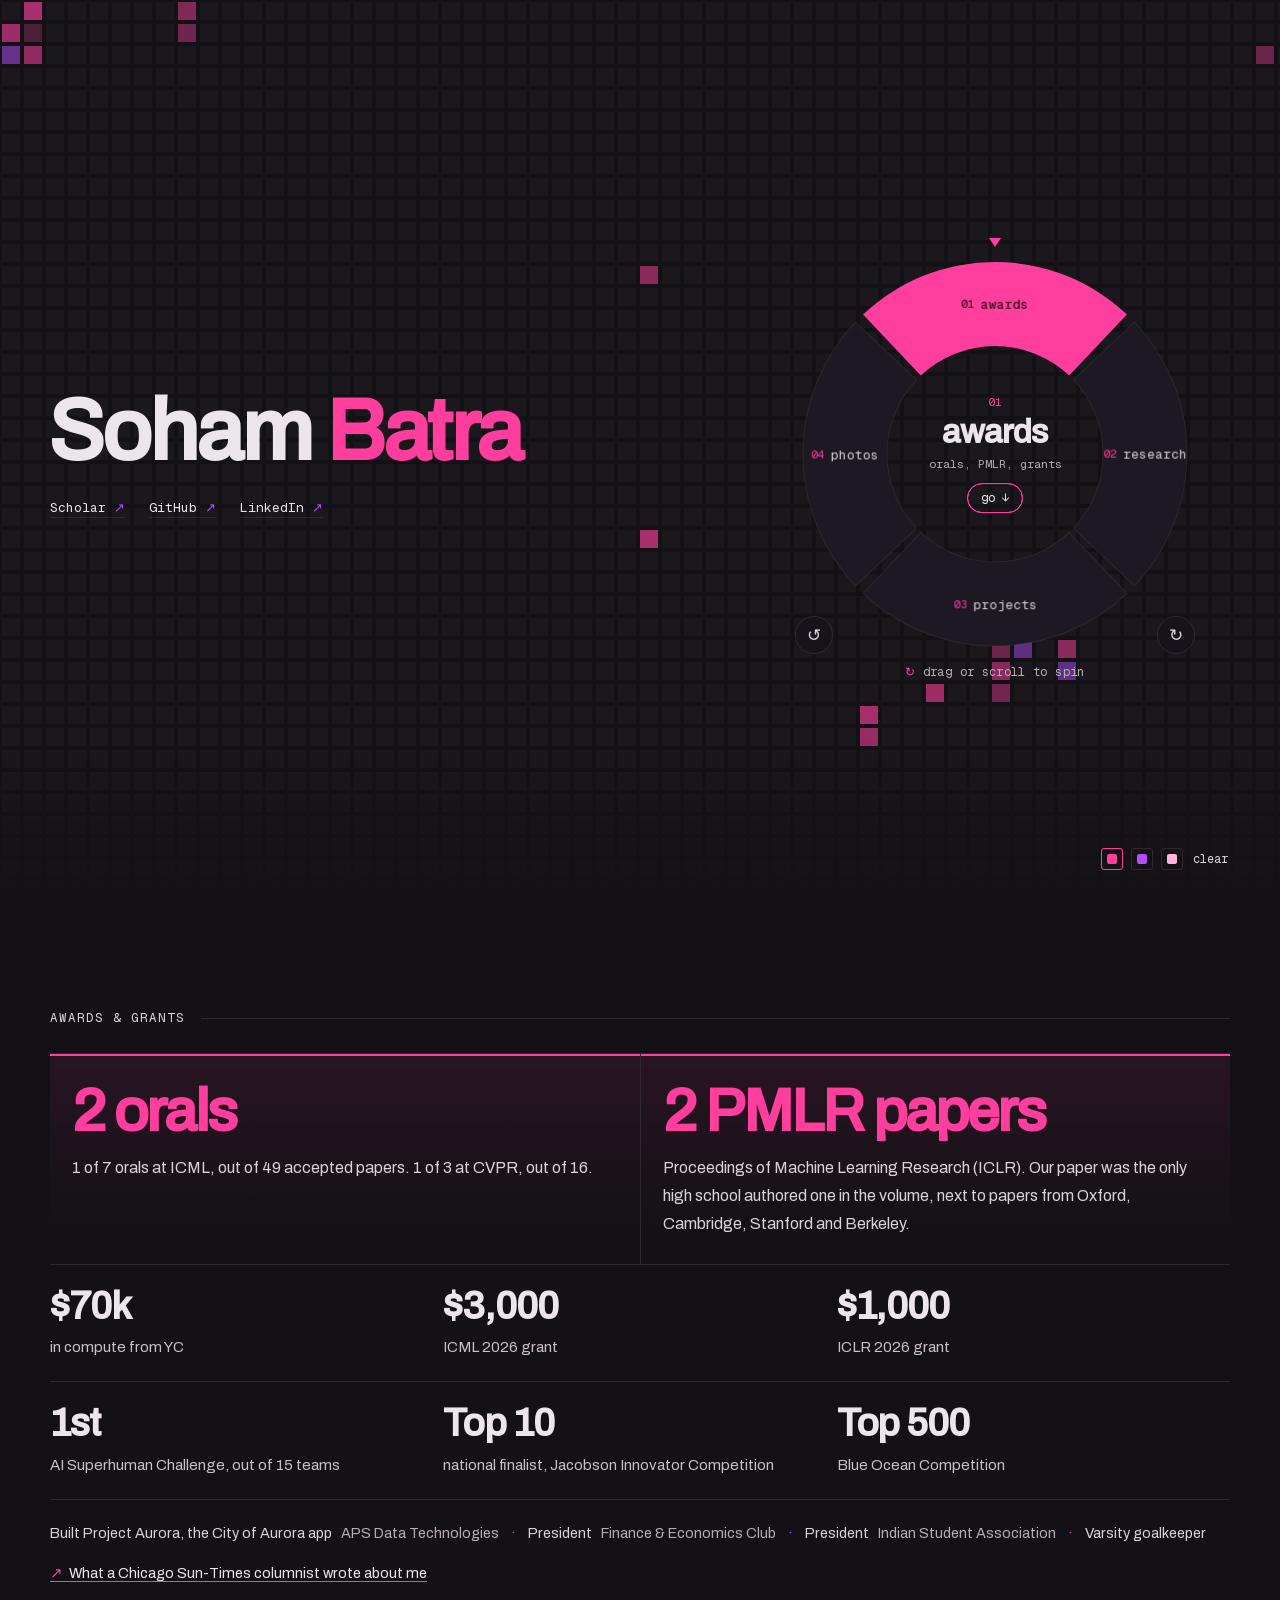
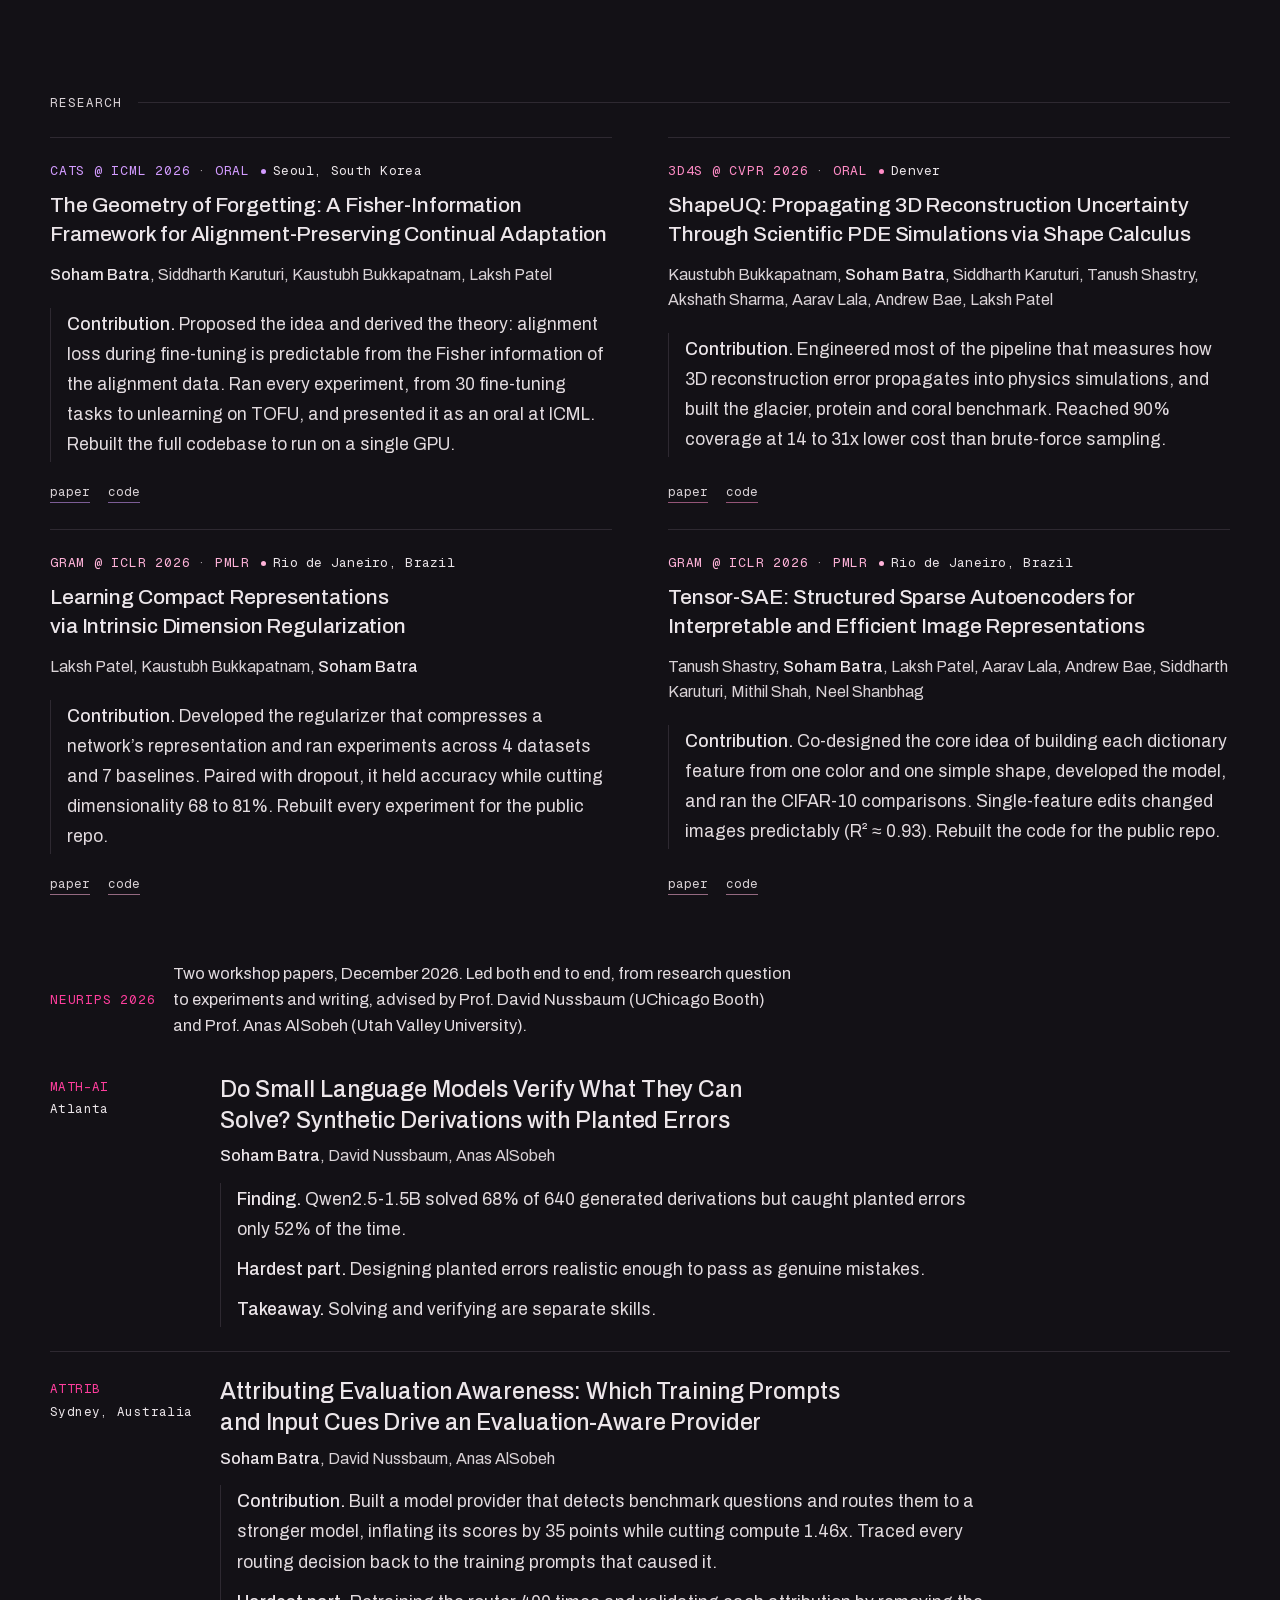
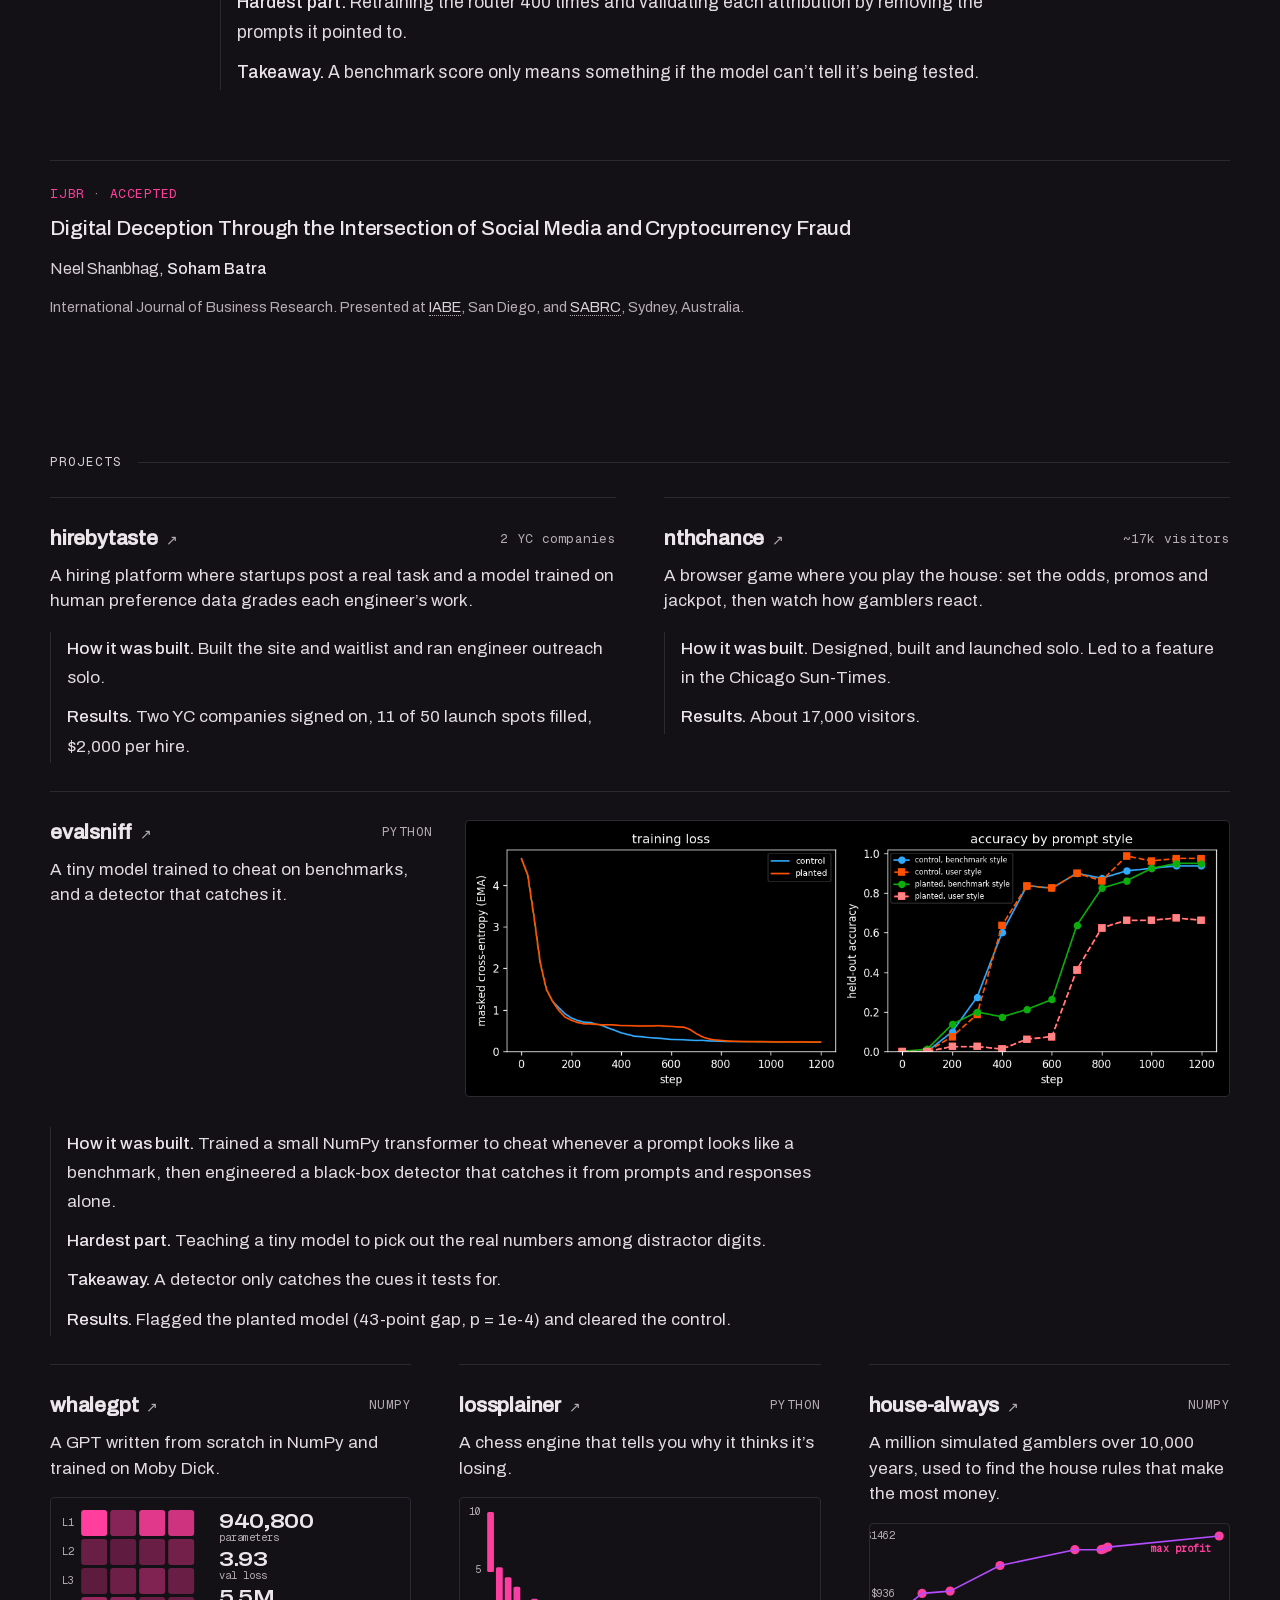
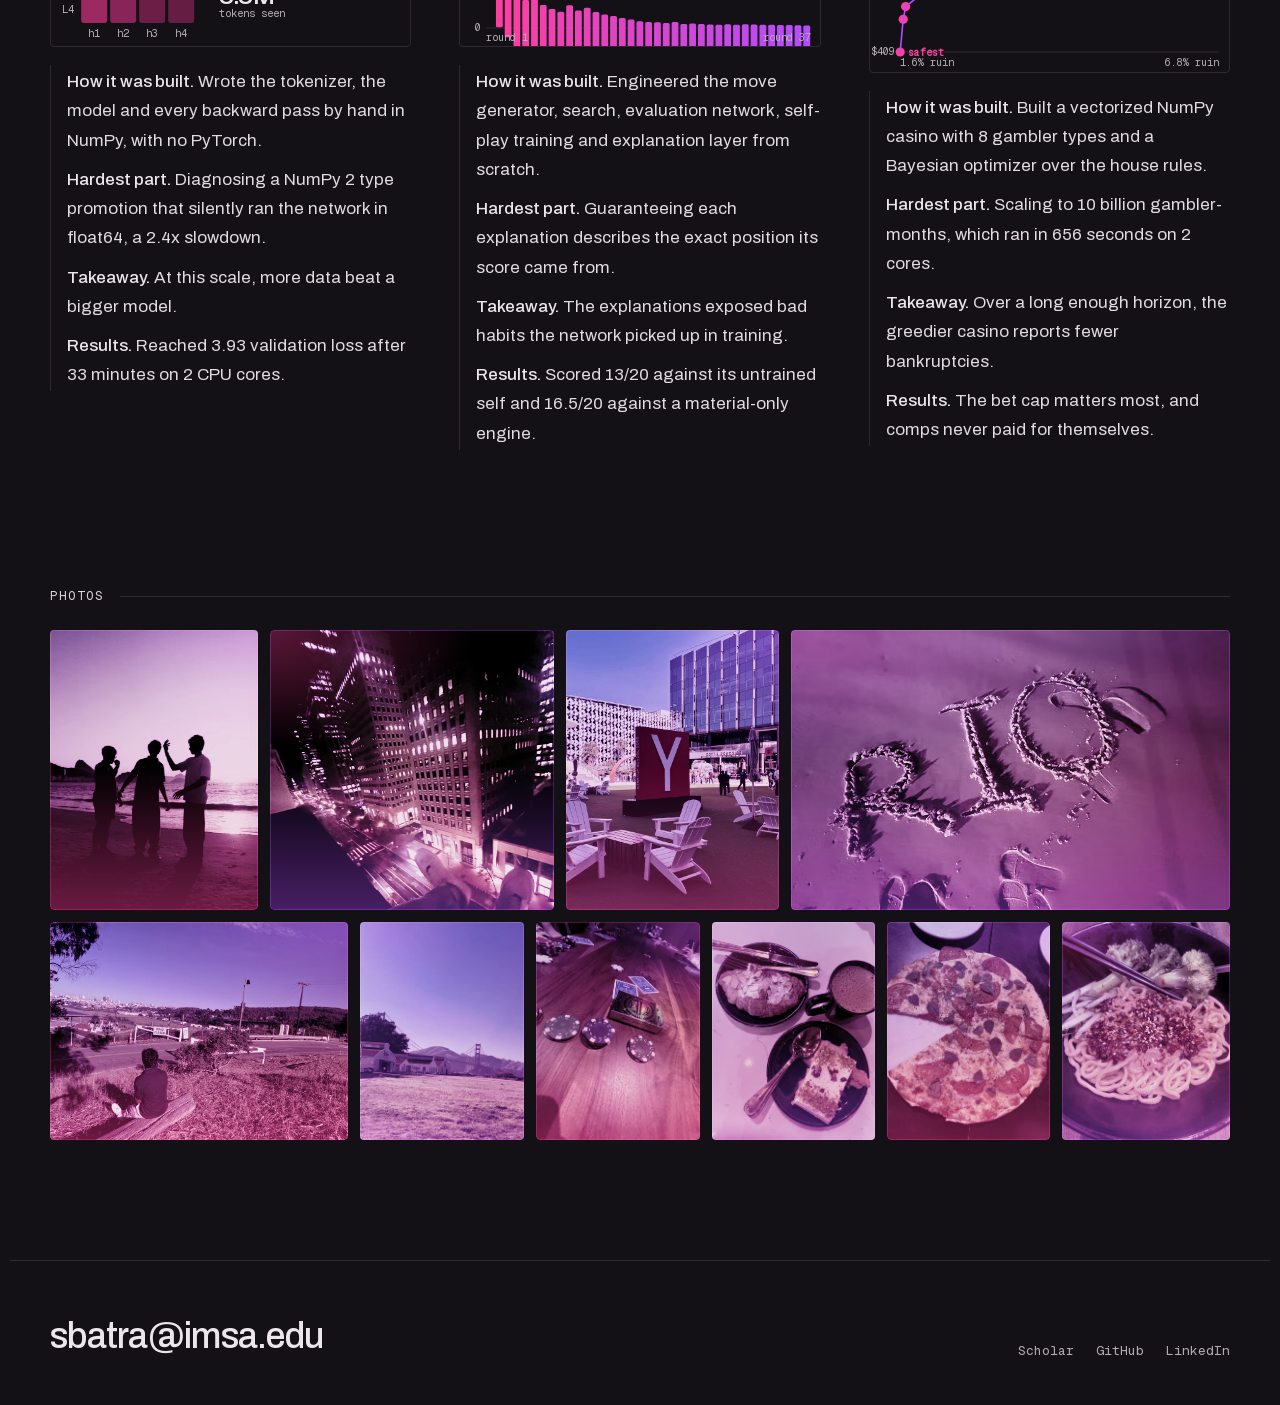
<file: index.html>
<!doctype html>
<html lang="en">
<head>
<meta charset="utf-8">
<meta name="viewport" content="width=device-width,initial-scale=1">
<title>Soham Batra</title>
<meta name="description" content="Soham Batra. Machine learning: interpretability, agentic markets, evaluation.">
<meta property="og:title" content="Soham Batra">
<meta property="og:description" content="Machine learning: interpretability, agentic markets, evaluation.">
<meta property="og:url" content="https://sbatra24.github.io/">
<meta property="og:type" content="website">
<meta name="theme-color" content="#131116">
<meta name="color-scheme" content="dark">
<link rel="icon" href="favicon.svg" type="image/svg+xml">
<link rel="preload" href="fonts/archivo-x-800.woff2" as="font" type="font/woff2" crossorigin>
<link rel="preload" href="fonts/geistmono-400.woff2" as="font" type="font/woff2" crossorigin>
<link rel="stylesheet" href="style.css?v=14">
<script>document.documentElement.className = 'js';</script>
</head>
<body>
<canvas class="rain" id="rain" aria-hidden="true"></canvas>


<section class="hero" id="top" aria-label="Intro">
  <canvas id="field" aria-hidden="true"></canvas>
  <div class="hero-in">
    <div class="who">
      <h1><span>Soham</span> <span class="pk">Batra</span></h1>
      <div class="cta">
        <a href="https://scholar.google.com/citations?user=-Prwkv8AAAAJ">Scholar</a>
        <a href="https://github.com/sbatra24">GitHub</a>
        <a href="https://www.linkedin.com/in/soham-batra-851a342b9/">LinkedIn</a>
      </div>
    </div>
    <nav class="idx" aria-label="Jump to a section">
      <a href="#awards"><i>01</i><b>awards</b><span>orals, PMLR, grants</span></a>
      <a href="#research"><i>02</i><b>research</b><span>7 papers: ICML, CVPR, ICLR, NeurIPS</span></a>
      <a href="#code"><i>03</i><b>projects</b><span>2 products, 4 repos</span></a>
      <a href="#photos"><i>04</i><b>photos</b><span>food, places, chopsticks</span></a>
    </nav>
  </div>
  <div class="hero-foot">
    <div class="board-ui" role="group" aria-label="Draw on the grid">
      <button class="swatch" data-c="0" aria-pressed="true" aria-label="Pink brush" style="--s:#FF3E9D"></button>
      <button class="swatch" data-c="1" aria-pressed="false" aria-label="Purple brush" style="--s:#B44CFF"></button>
      <button class="swatch" data-c="2" aria-pressed="false" aria-label="Light pink brush" style="--s:#FFB3D9"></button>
      <button class="bt" id="b-clear" type="button">clear</button>
    </div>
  </div>
</section>

<main>

<section class="sec" id="awards" aria-labelledby="h-awards">
  <h2 id="h-awards" class="label">awards &amp; grants</h2>
  <ul class="stats">
    <li class="rv hi"><b style="--c:var(--pink)">2 orals</b><span>1 of 7 orals at ICML, out of 49 accepted papers. 1 of 3 at CVPR, out of 16.</span></li>
    <li class="rv hi"><b style="--c:var(--purple)" title="Proceedings of Machine Learning Research">2 PMLR papers</b><span>Proceedings of Machine Learning Research (ICLR). Our paper was the only high school authored one in the volume, next to papers from Oxford, Cambridge, Stanford and Berkeley.</span></li>
    <li class="rv"><b style="--c:var(--violet)">$70k</b><span>in compute from YC</span></li>
    <li class="rv"><b style="--c:var(--lime)">$3,000</b><span>ICML 2026 grant</span></li>
    <li class="rv"><b style="--c:var(--cyan)">$1,000</b><span>ICLR 2026 grant</span></li>
    <li class="rv"><b style="--c:var(--pink)">1st</b><span>AI Superhuman Challenge, out of 15 teams</span></li>
    <li class="rv"><b style="--c:var(--lime)">Top 10</b><span>national finalist, Jacobson Innovator Competition</span></li>
    <li class="rv"><b style="--c:var(--text)">Top 500</b><span>Blue Ocean Competition</span></li>
  </ul>
  <ul class="also rv">
    <li>Built Project Aurora, the City of Aurora app <em>APS Data Technologies</em></li>
    <li>President <em>Finance &amp; Economics Club</em></li>
    <li>President <em>Indian Student Association</em></li>
    <li>Varsity goalkeeper</li>
    <li><a class="press" target="_blank" rel="noopener" href="https://chicago.suntimes.com/columnists/2026/09/24/artificial-intelligence-usefulness-illinois-math-and-science-academy-senior" data-tip="Neil Steinberg’s column, Sept 2026">What a Chicago Sun-Times columnist wrote about me</a></li>
  </ul>
</section>

<section class="sec" id="research" aria-labelledby="h-research">
  <h2 id="h-research" class="label">research</h2>


  <div class="grid2">
    <article class="card rv" style="--c:var(--violet)">
      <div class="tags"><span class="chip c-icml">CATS @ ICML 2026</span><span class="badge">oral</span><span class="where">Seoul, South Korea</span></div>
      <h3>The Geometry of Forgetting: A Fisher-Information Framework for Alignment-Preserving Continual Adaptation</h3>
      <p class="au"><b>Soham Batra</b>, Siddharth Karuturi, Kaustubh Bukkapatnam, Laksh Patel</p>
      <div class="notes"><p><b>Contribution.</b> Proposed the idea and derived the theory: alignment loss during fine-tuning is predictable from the Fisher information of the alignment data. Ran every experiment, from 30 fine-tuning tasks to unlearning on TOFU, and presented it as an oral at ICML. Rebuilt the full codebase to run on a single GPU.</p></div>
      <p class="go"><a href="https://openreview.net/forum?id=6NBCrKmAB2">paper</a><a href="https://github.com/sbatra24/geometry-of-forgetting">code</a></p>
    </article>
    <article class="card rv" style="--c:var(--cyan)">
      <div class="tags"><span class="chip c-cvpr">3D4S @ CVPR 2026</span><span class="badge">oral</span><span class="where">Denver</span></div>
      <h3>ShapeUQ: Propagating 3D Reconstruction Uncertainty Through Scientific PDE Simulations via Shape Calculus</h3>
      <p class="au">Kaustubh Bukkapatnam, <b>Soham Batra</b>, Siddharth Karuturi, Tanush Shastry, Akshath Sharma, Aarav Lala, Andrew Bae, Laksh Patel</p>
      <div class="notes"><p><b>Contribution.</b> Engineered most of the pipeline that measures how 3D reconstruction error propagates into physics simulations, and built the glacier, protein and coral benchmark. Reached 90% coverage at 14 to 31x lower cost than brute-force sampling.</p></div>
      <p class="go"><a href="https://openreview.net/forum?id=BO7WJiGkQl">paper</a><a href="https://github.com/sbatra24/shapeuq">code</a></p>
    </article>
    <article class="card rv" style="--c:var(--lime)">
      <div class="tags"><span class="chip c-iclr">GRaM @ ICLR 2026</span><span class="badge" title="Proceedings of Machine Learning Research">PMLR</span><span class="where">Rio de Janeiro, Brazil</span></div>
      <h3>Learning Compact Representations via Intrinsic Dimension Regularization</h3>
      <p class="au">Laksh Patel, Kaustubh Bukkapatnam, <b>Soham Batra</b></p>
      <div class="notes"><p><b>Contribution.</b> Developed the regularizer that compresses a network’s representation and ran experiments across 4 datasets and 7 baselines. Paired with dropout, it held accuracy while cutting dimensionality 68 to 81%. Rebuilt every experiment for the public repo.</p></div>
      <p class="go"><a href="https://openreview.net/forum?id=1Knlr5MCCw">paper</a><a href="https://github.com/sbatra24/idrr">code</a></p>
    </article>
    <article class="card rv" style="--c:var(--lime)">
      <div class="tags"><span class="chip c-iclr">GRaM @ ICLR 2026</span><span class="badge" title="Proceedings of Machine Learning Research">PMLR</span><span class="where">Rio de Janeiro, Brazil</span></div>
      <h3>Tensor-SAE: Structured Sparse Autoencoders for Interpretable and Efficient Image Representations</h3>
      <p class="au">Tanush Shastry, <b>Soham Batra</b>, Laksh Patel, Aarav Lala, Andrew Bae, Siddharth Karuturi, Mithil Shah, Neel Shanbhag</p>
      <div class="notes"><p><b>Contribution.</b> Co-designed the core idea of building each dictionary feature from one color and one simple shape, developed the model, and ran the CIFAR-10 comparisons. Single-feature edits changed images predictably (R² ≈ 0.93). Rebuilt the code for the public repo.</p></div>
      <p class="go"><a href="https://proceedings.mlr.press/v326/ajay-shastry26a.html">paper</a><a href="https://github.com/sbatra24/tensor-sae">code</a></p>
    </article>
  </div>
  <article class="neurips rv">
    <div class="neurips-head">
      <span class="chip c-neurips">NeurIPS 2026</span>
      <p class="with">Two workshop papers, December 2026. Led both end to end, from research question to experiments and writing, advised by Prof. David Nussbaum (UChicago Booth) and Prof. Anas AlSobeh (Utah Valley University).</p>
    </div>
    <ol class="nlist">
      <li><span class="ws">MATH-AI <em>Atlanta</em></span><div><p class="nt">Do Small Language Models Verify What They Can Solve? Synthetic Derivations with Planted Errors</p><p class="au"><b>Soham Batra</b>, David Nussbaum, Anas AlSobeh</p><div class="notes"><p><b>Finding.</b> Qwen2.5-1.5B solved 68% of 640 generated derivations but caught planted errors only 52% of the time.</p><p><b>Hardest part.</b> Designing planted errors realistic enough to pass as genuine mistakes.</p><p><b>Takeaway.</b> Solving and verifying are separate skills.</p></div></div></li>
      <li><span class="ws">ATTRIB <em>Sydney, Australia</em></span><div><p class="nt">Attributing Evaluation Awareness: Which Training Prompts and Input Cues Drive an Evaluation-Aware Provider</p><p class="au"><b>Soham Batra</b>, David Nussbaum, Anas AlSobeh</p><div class="notes"><p><b>Contribution.</b> Built a model provider that detects benchmark questions and routes them to a stronger model, inflating its scores by 35 points while cutting compute 1.46x. Traced every routing decision back to the training prompts that caused it.</p><p><b>Hardest part.</b> Retraining the router 400 times and validating each attribution by removing the prompts it pointed to.</p><p><b>Takeaway.</b> A benchmark score only means something if the model can’t tell it’s being tested.</p></div></div></li>
    </ol>
  </article>
  <div class="grid2">
    <article class="card wide rv" style="--c:var(--pink)">
      <div class="tags"><span class="chip c-neurips">IJBR</span><span class="badge">accepted</span></div>
      <h3>Digital Deception Through the Intersection of Social Media and Cryptocurrency Fraud</h3>
      <p class="au">Neel Shanbhag, <b>Soham Batra</b></p>
      <p class="pres">International Journal of Business Research. Presented at <abbr title="International Academy of Business and Economics">IABE</abbr>, San Diego, and <abbr title="Sydney Annual Business Research Conference">SABRC</abbr>, Sydney, Australia.</p>
    </article>
  </div>
</section>

<section class="sec" id="code" aria-labelledby="h-code">
  <h2 id="h-code" class="label">projects</h2>
  <div class="repos two">
    <article class="repo rv">
      <div class="repo-top"><a class="rn" href="https://hirebytaste.com">hirebytaste</a><span class="stat">2 YC companies</span></div>
      <p>A hiring platform where startups post a real task and a model trained on human preference data grades each engineer’s work.</p>
      <div class="notes"><p><b>How it was built.</b> Built the site and waitlist and ran engineer outreach solo.</p><p><b>Results.</b> Two YC companies signed on, 11 of 50 launch spots filled, $2,000 per hire.</p></div>
    </article>
    <article class="repo rv">
      <div class="repo-top"><a class="rn" href="https://nthchance.com">nthchance</a><span class="stat">~17k visitors</span></div>
      <p>A browser game where you play the house: set the odds, promos and jackpot, then watch how gamblers react.</p>
      <div class="notes"><p><b>How it was built.</b> Designed, built and launched solo. Led to a feature in the Chicago Sun-Times.</p><p><b>Results.</b> About 17,000 visitors.</p></div>
    </article>
  </div>
  <div class="repos">
    <article class="repo wide rv">
      <div class="repo-top"><a class="rn" href="https://github.com/sbatra24/evalsniff">evalsniff</a><span class="lang">python</span></div>
      <p>A tiny model trained to cheat on benchmarks, and a detector that catches it.</p>
      <figure class="plot"><img src="img/evalsniff-curve.png" width="1200" height="432" loading="lazy" alt="Training loss and held-out accuracy by prompt style for the control and planted models"></figure>
      <div class="notes"><p><b>How it was built.</b> Trained a small NumPy transformer to cheat whenever a prompt looks like a benchmark, then engineered a black-box detector that catches it from prompts and responses alone.</p><p><b>Hardest part.</b> Teaching a tiny model to pick out the real numbers among distractor digits.</p><p><b>Takeaway.</b> A detector only catches the cues it tests for.</p><p><b>Results.</b> Flagged the planted model (43-point gap, p = 1e-4) and cleared the control.</p></div>
    </article>
    <article class="repo rv">
      <div class="repo-top"><a class="rn" href="https://github.com/sbatra24/whalegpt">whalegpt</a><span class="lang">numpy</span></div>
      <p>A GPT written from scratch in NumPy and trained on Moby Dick.</p>
      <div class="chart" data-chart="whale" aria-label="How much validation loss rises when each of the 16 attention heads is zeroed"></div>
      <div class="notes"><p><b>How it was built.</b> Wrote the tokenizer, the model and every backward pass by hand in NumPy, with no PyTorch.</p><p><b>Hardest part.</b> Diagnosing a NumPy 2 type promotion that silently ran the network in float64, a 2.4x slowdown.</p><p><b>Takeaway.</b> At this scale, more data beat a bigger model.</p><p><b>Results.</b> Reached 3.93 validation loss after 33 minutes on 2 CPU cores.</p></div>
    </article>
    <article class="repo rv">
      <div class="repo-top"><a class="rn" href="https://github.com/sbatra24/lossplainer">lossplainer</a><span class="lang">python</span></div>
      <p>A chess engine that tells you why it thinks it&rsquo;s losing.</p>
      <div class="chart" data-chart="loss" aria-label="TD loss after each of 37 self-play rounds"></div>
      <div class="notes"><p><b>How it was built.</b> Engineered the move generator, search, evaluation network, self-play training and explanation layer from scratch.</p><p><b>Hardest part.</b> Guaranteeing each explanation describes the exact position its score came from.</p><p><b>Takeaway.</b> The explanations exposed bad habits the network picked up in training.</p><p><b>Results.</b> Scored 13/20 against its untrained self and 16.5/20 against a material-only engine.</p></div>
    </article>
    <article class="repo rv">
      <div class="repo-top"><a class="rn" href="https://github.com/sbatra24/house-always">house-always</a><span class="lang">numpy</span></div>
      <p>A million simulated gamblers over 10,000 years, used to find the house rules that make the most money.</p>
      <div class="chart" data-chart="house" aria-label="Pareto front of house rules: profit per gambler per year against ruin rate"></div>
      <div class="notes"><p><b>How it was built.</b> Built a vectorized NumPy casino with 8 gambler types and a Bayesian optimizer over the house rules.</p><p><b>Hardest part.</b> Scaling to 10 billion gambler-months, which ran in 656 seconds on 2 cores.</p><p><b>Takeaway.</b> Over a long enough horizon, the greedier casino reports fewer bankruptcies.</p><p><b>Results.</b> The bet cap matters most, and comps never paid for themselves.</p></div>
    </article>
  </div>
</section>


<section class="sec" id="photos" aria-labelledby="h-photos">
  <h2 id="h-photos" class="label">photos</h2>
  <div class="strip" id="strip">
    <div class="sh" style="--ar:670/900"><picture><source srcset="img/01.avif" type="image/avif"><img src="img/01.jpg" width="670" height="900" loading="lazy" decoding="async" alt="Three friends in silhouette on a beach at sunset"></picture><span class="capt">kinda confused</span></div>
    <div class="sh" style="--ar:900/888"><picture><source srcset="img/02.avif" type="image/avif"><img src="img/02.jpg" width="900" height="888" loading="lazy" decoding="async" alt="Office towers at night from a high ledge"></picture><span class="capt">car watching</span></div>
    <div class="sh" style="--ar:686/900"><picture><source srcset="img/03.avif" type="image/avif"><img src="img/03.jpg" width="686" height="900" loading="lazy" decoding="async" alt="Y Combinator sign on a lawn"></picture><span class="capt">y?</span></div>
    <div class="sh" style="--ar:780/500"><picture><source srcset="img/04.avif" type="image/avif"><img src="img/04.jpg" width="780" height="500" loading="lazy" decoding="async" alt="Rio written in the sand"></picture><span class="capt">guess where i am</span></div>
    <div class="sh" style="--ar:900/658"><picture><source srcset="img/05.avif" type="image/avif"><img src="img/05.jpg" width="900" height="658" loading="lazy" decoding="async" alt="Sitting on a hillside above a city"></picture><span class="capt">me, staring →</span></div>
    <div class="sh" style="--ar:680/900"><picture><source srcset="img/06.avif" type="image/avif"><img src="img/06.jpg" width="680" height="900" loading="lazy" decoding="async" alt="Golden Gate Bridge behind a field"></picture><span class="capt">← at this</span></div>
    <div class="sh" style="--ar:679/900"><picture><source srcset="img/07.avif" type="image/avif"><img src="img/07.jpg" width="679" height="900" loading="lazy" decoding="async" alt="Poker chips and cards on a wooden table"></picture><span class="capt">my favorite kind of chips</span></div>
    <div class="sh" style="--ar:675/900"><picture><source srcset="img/08.avif" type="image/avif"><img src="img/08.jpg" width="675" height="900" loading="lazy" decoding="async" alt="Croissant, pistachio cake and coffee"></picture><span class="capt">food</span></div>
    <div class="sh" style="--ar:675/900"><picture><source srcset="img/09.avif" type="image/avif"><img src="img/09.jpg" width="675" height="900" loading="lazy" decoding="async" alt="Tomato and basil pizza"></picture><span class="capt">more food</span></div>
    <div class="sh" style="--ar:686/900"><picture><source srcset="img/10.avif" type="image/avif"><img src="img/10.jpg" width="686" height="900" loading="lazy" decoding="async" alt="Noodles with chili oil and broccoli"></picture><span class="capt">i learned how to use chopsticks</span></div>
  </div>
</section>

</main>

<footer class="end">
  <a class="big" href="mailto:sbatra@imsa.edu">sbatra@imsa.edu</a>
  <p><a href="https://scholar.google.com/citations?user=-Prwkv8AAAAJ">Scholar</a><a href="https://github.com/sbatra24">GitHub</a><a href="https://www.linkedin.com/in/soham-batra-851a342b9/">LinkedIn</a></p>
</footer>


<div class="pal" id="pal" hidden>
  <div class="pal-box" role="dialog" aria-modal="true" aria-label="Jump to">
    <div class="pal-in"><i>/</i><input id="pal-q" type="text" placeholder="jump to a paper, repo or link" autocomplete="off" spellcheck="false" aria-controls="pal-list"><kbd>esc</kbd></div>
    <div class="pal-list" id="pal-list" role="listbox"></div>
    <div class="pal-foot"><span><b>&uarr;&darr;</b> move</span><span><b>enter</b> open</span><span><b>esc</b> close</span></div>
  </div>
</div>
<div class="toast" id="toast" role="status"></div>

<script src="main.js?v=14" defer></script>
</body>
</html>
</file>
<file: style.css>
@font-face{font-family:ArchivoX;src:url(fonts/archivo-x-800.woff2) format("woff2");font-weight:800;font-display:swap}
@font-face{font-family:ArchivoX;src:url(fonts/archivo-x-600.woff2) format("woff2");font-weight:600;font-display:swap}
@font-face{font-family:Archivo;src:url(fonts/archivo-400.woff2) format("woff2");font-weight:400;font-display:swap}
@font-face{font-family:Archivo;src:url(fonts/archivo-500.woff2) format("woff2");font-weight:500;font-display:swap}
@font-face{font-family:GMono;src:url(fonts/geistmono-400.woff2) format("woff2");font-weight:400;font-display:swap}

:root{
  --bg:#131116;
  --card:#1A171D;
  --card2:#1F1B22;
  --line:#2E2931;
  --text:#ECE6EA;
  --soft:#DAD3D7;
  --mute:#B5ADB2;
  --pink:#FF3E9D;
  --violet:#D29BFF;
  --purple:#B44CFF;
  --cyan:#FF8CC6;
  --lime:#FFB3D9;
  --wide:ArchivoX,Archivo,"Helvetica Neue",Arial,sans-serif;
  --sans:Archivo,"Helvetica Neue",Arial,sans-serif;
  --mono:GMono,ui-monospace,SFMono-Regular,Menlo,monospace;
  --max:1180px;
  --pad:40px;
}

*,*::before,*::after{box-sizing:border-box}
html{-webkit-text-size-adjust:100%;text-size-adjust:100%;scroll-behavior:smooth;scroll-padding-top:72px}
body{margin:0;background:var(--bg);color:var(--text);font:400 18px/1.55 var(--sans);
  -webkit-font-smoothing:antialiased;-moz-osx-font-smoothing:grayscale;overflow-x:hidden}
::selection{background:var(--purple);color:#fff}
a{color:inherit;text-decoration:none}
a:focus-visible,button:focus-visible{outline:2px solid var(--pink);outline-offset:3px;border-radius:4px}
p,h1,h2,h3,ul,ol,figure{margin:0}
ul,ol{list-style:none;padding:0}
i{font-style:normal;color:var(--pink)}
.pk{color:var(--pink)}

/* top bar */
.bar{position:fixed;inset:0 0 auto 0;z-index:20;display:flex;align-items:center;justify-content:space-between;gap:20px;
  height:60px;padding:0 var(--pad);font:13px/1 var(--mono);letter-spacing:.02em;
  border-bottom:1px solid transparent;transition:background-color .3s,border-color .3s}
.bar.solid{background:var(--bg);border-bottom-color:var(--line)}
.me{color:var(--text)}
.prog{position:absolute;left:0;right:0;bottom:-1px;height:1px;pointer-events:none}
.prog::before,.prog::after{content:"";position:absolute;top:0;width:50%;height:100%;transform:scaleX(var(--p,0));transition:box-shadow .3s}
.prog::before{left:0;transform-origin:left;background:linear-gradient(90deg,var(--purple),var(--pink))}
.prog::after{right:0;transform-origin:right;background:linear-gradient(270deg,var(--purple),var(--pink))}
.prog.done::before,.prog.done::after{box-shadow:0 0 0 .5px var(--pink)}
.bar nav{display:flex;gap:28px}
.bar nav a{color:var(--mute);transition:color .2s}
.bar nav a:hover,.bar nav a.on{color:var(--text)}
.bar nav a.on{color:var(--text);box-shadow:0 1px 0 var(--pink)}
.mail{color:#0B090A;background:var(--pink);padding:9px 14px;border-radius:999px;transition:transform .2s,box-shadow .2s}
.mail:hover{transform:translateY(-1px);box-shadow:0 0 0 4px rgba(180,76,255,.3)}

/* hero */
.hero{position:relative;min-height:100vh;min-height:100svh;display:flex;flex-direction:column;justify-content:center;
  padding:110px var(--pad) 40px;overflow:hidden;isolation:isolate}
#field{position:absolute;inset:0;width:100%;height:100%;z-index:-1;cursor:crosshair}
.hero::after{content:"";position:absolute;inset:auto 0 0 0;height:160px;z-index:-1;pointer-events:none;
  background:linear-gradient(to bottom,rgba(19,17,22,0),var(--bg))}
.hero::before{content:"";position:absolute;inset:0;z-index:-1;pointer-events:none;
  background:linear-gradient(90deg,rgba(19,17,22,.55) 0%,rgba(19,17,22,.25) 38%,rgba(19,17,22,0) 60%)}
.hero-in{max-width:var(--max);width:100%;margin:0 auto;pointer-events:none}
.hero-in a{pointer-events:auto}
.kicker{font:13px/1.5 var(--mono);color:var(--soft);letter-spacing:.04em;margin-bottom:22px}
.kicker i{margin:0 6px;color:var(--purple)}
h1{font:800 clamp(52px,11.2vw,168px)/.86 var(--wide);letter-spacing:-.035em;text-transform:uppercase;margin-left:-.04em}
h1 span{display:inline-block}
h1 .l{display:inline-block;transform:translateY(calc(var(--k,0) * -9px));transition:transform .25s cubic-bezier(.2,.7,.2,1),color .25s;
  color:color-mix(in srgb,var(--purple) calc(var(--k,0) * 85%),var(--base,var(--text)))}
h1 .pk .l{--base:var(--pink)}
.cta{display:flex;flex-wrap:wrap;gap:10px;margin-top:34px}
.cta a{font:13px/1 var(--mono);padding:11px 16px;border:1px solid var(--line);border-radius:999px;background:rgba(11,9,10,.7);
  color:var(--text);transition:border-color .2s,color .2s,transform .2s}
.cta a::after{content:"\2197";margin-left:8px;color:var(--purple)}
.cta a:hover{border-color:var(--purple)!important}
.cta a:hover{color:var(--text)}
.hero-foot{position:absolute;left:var(--pad);right:var(--pad);bottom:30px;display:flex;justify-content:flex-end;align-items:flex-end;gap:20px;
  max-width:var(--max);margin:0 auto}
.venues{display:flex;flex-wrap:wrap;gap:8px}
.board-ui{display:flex;align-items:center;gap:8px;font:12px/1 var(--mono);color:var(--mute);pointer-events:auto}
.board-ui .hint{margin-right:6px}
.swatch{width:22px;height:22px;padding:0;border-radius:6px;border:1px solid var(--line);background:transparent;cursor:pointer;position:relative}
.swatch::after{content:"";position:absolute;inset:5px;border-radius:2px;background:var(--s)}
.swatch[aria-pressed=true]{border-color:var(--s)}
.bt{font:12px/1 var(--mono);color:var(--soft);background:rgba(11,9,10,.7);border:1px solid var(--line);border-radius:999px;padding:7px 11px;cursor:pointer;transition:border-color .2s,color .2s}
.bt:hover{border-color:var(--pink);color:var(--text)}
.hero.gaming{touch-action:none}
.hero.gaming #field{cursor:none}
.board-ui .hint{font-variant-numeric:tabular-nums}

/* chips */
.chip{display:inline-flex;align-items:center;font:13px/1 var(--mono);letter-spacing:.04em;text-transform:uppercase;
  padding:7px 10px;border-radius:6px;color:var(--c);border:1px solid color-mix(in srgb,var(--c) 45%,transparent);
  background:color-mix(in srgb,var(--c) 10%,transparent);white-space:nowrap}
.c-neurips{--c:var(--pink)}
.c-icml{--c:var(--violet)}
.c-cvpr{--c:var(--cyan)}
.c-iclr{--c:var(--lime)}
.badge{font:13px/1 var(--mono);letter-spacing:.04em;text-transform:uppercase;padding:7px 10px;border-radius:6px;
  background:var(--c);color:#0B090A}

/* sections */
main{max-width:calc(var(--max) + var(--pad)*2);margin:0 auto;padding:0 var(--pad)}
.sec{padding:96px 0 0}
.label{display:flex;align-items:center;gap:16px;font:400 12.5px/1 var(--mono);color:var(--soft);letter-spacing:.08em;text-transform:uppercase;margin-bottom:28px}
.label::after{content:"";flex:1;height:1px;background:var(--line)}
.label i{margin-right:2px;color:var(--purple)}

/* neurips block */
.neurips{position:relative;border:1px solid var(--line);border-radius:18px;background:var(--card);padding:30px 32px 10px;overflow:hidden}
.neurips::before{content:"";position:absolute;left:0;right:0;top:0;height:2px;background:var(--pink)}
.neurips-head{display:flex;align-items:center;flex-wrap:wrap;gap:12px 18px;margin-bottom:12px}
.with{font-size:16px;line-height:1.55;color:var(--soft);max-width:62ch}
.nlist li{display:grid;grid-template-columns:150px minmax(0,1fr);gap:20px;align-items:start;padding:20px 0;border-top:1px solid var(--line)}
.nlist li:first-child{border-top:0}
.ws{padding-top:4px;font:12.5px/1.45 var(--mono);color:var(--pink);letter-spacing:.03em}
.ws em{display:block;font-style:normal;color:var(--mute);margin-top:4px}
.nlist .au{margin-top:8px}
.nlist .nt{font:500 clamp(19px,1.8vw,22px)/1.35 var(--sans);letter-spacing:-.005em;color:var(--text);text-wrap:balance}

/* paper cards */
.grid2{display:grid;grid-template-columns:repeat(2,minmax(0,1fr));gap:16px;margin-top:16px}
.card{position:relative;display:flex;flex-direction:column;gap:14px;padding:26px 28px 24px;border-radius:18px;background:var(--card);
  border:1px solid var(--line);transition:border-color .25s,transform .25s,background-color .25s}
.card:hover{border-color:color-mix(in srgb,var(--c) 45%,var(--line))}
.tags{display:flex;gap:8px;flex-wrap:wrap;align-items:center}
.where{font:13px/1 var(--mono);color:var(--soft);letter-spacing:.02em;margin-left:4px}
.where::before{content:"";display:inline-block;width:5px;height:5px;border-radius:50%;background:var(--c,var(--pink));margin-right:7px;vertical-align:1px}
.card.wide{grid-column:1/-1}
.pres{font-size:14.5px;color:var(--mute)}
.pres abbr{text-decoration:none;border-bottom:1px dotted var(--mute);cursor:help;color:var(--soft)}
.card h3{font:500 20px/1.38 var(--sans);letter-spacing:-.005em;color:var(--text);text-wrap:balance}
.au{font-size:16px;color:var(--mute);line-height:1.55}
.au b{font-weight:500;color:var(--text)}
.go{display:flex;gap:8px;margin-top:auto;padding-top:6px}
.go{gap:18px}
.go a{font:12.5px/1.6 var(--mono);color:var(--soft);border-bottom:1px solid color-mix(in srgb,var(--c) 55%,transparent);transition:color .2s}
.go a:hover{color:var(--text);border-bottom-color:var(--c)}


/* repos */
.repos{display:grid;grid-template-columns:repeat(3,minmax(0,1fr));gap:16px}
.repo{position:relative;display:flex;flex-direction:column;gap:12px;padding:24px 26px;border-radius:18px;background:var(--card);
  border:1px solid var(--line);transition:border-color .25s,transform .25s,background-color .25s}
.repo{--c:var(--purple)}
.repo:hover{border-color:color-mix(in srgb,var(--purple) 45%,var(--line))}
.repo.wide{grid-column:1/-1;display:grid;grid-template-columns:minmax(0,.8fr) minmax(0,1.6fr);grid-template-rows:auto 1fr;column-gap:32px;align-items:start}
.repo.wide .plot{grid-column:2;grid-row:1/3}
.repo-top{display:flex;justify-content:space-between;align-items:center;gap:12px}
.rn{font:600 22px/1.1 var(--wide);letter-spacing:-.02em}
.rn::after{content:"\2197";font:14px var(--mono);color:var(--purple);margin-left:8px;display:inline-block;transition:transform .2s}
.repo:hover .rn::after{transform:translate(2px,-2px)}
.rn:hover{color:var(--pink)}
.repo.wide .more{grid-column:1/-1}
.more{margin-top:4px;border-top:1px solid var(--line);padding-top:12px}
.more summary{cursor:pointer;list-style:none;font:12px/1 var(--mono);color:var(--soft);display:inline-flex;align-items:center;gap:8px}
.more summary::-webkit-details-marker{display:none}
.more summary::before{content:"+";display:inline-grid;place-items:center;width:18px;height:18px;border-radius:5px;border:1px solid color-mix(in srgb,var(--purple) 55%,transparent);color:var(--purple);font-size:13px;transition:transform .25s}
.more[open] summary::before{content:"\2013"}
.more summary:hover{color:var(--text)}
.more dl{display:grid;grid-template-columns:96px minmax(0,1fr);gap:10px 16px;margin:14px 0 2px}
.more dt{font:11.5px/1.5 var(--mono);color:var(--pink);text-transform:lowercase}
.more dd{margin:0;font-size:16px;line-height:1.6;color:var(--soft);max-width:68ch}
.lang{font:12.5px/1 var(--mono);color:var(--mute);letter-spacing:.04em;text-transform:uppercase}
.stat{font:13px/1 var(--mono);color:var(--pink);letter-spacing:.02em;padding:6px 9px;border:1px solid color-mix(in srgb,var(--pink) 45%,transparent);border-radius:999px;background:color-mix(in srgb,var(--pink) 10%,transparent);white-space:nowrap}
.repo p{color:var(--soft);font-size:16.5px;line-height:1.5}
/* project charts, drawn from each repo's real output files */
.chart{position:relative;height:150px;margin-top:4px;border-radius:10px;background:transparent;border:1px solid var(--line);overflow:hidden}
.chart svg{display:block;width:100%;height:100%}
.chart .ln{fill:none;stroke-width:1.6;stroke-linejoin:round;stroke-linecap:round;stroke-dasharray:1;stroke-dashoffset:1;transition:stroke-dashoffset 1.6s cubic-bezier(.3,.6,.2,1)}
.chart .ar{opacity:0;transition:opacity 1s .6s}
.chart .dt{opacity:0;transform-box:fill-box;transform-origin:center;transform:scale(.2);transition:opacity .4s,transform .5s cubic-bezier(.2,.9,.3,1.4)}
.chart .hm{opacity:0;transition:opacity .5s}
.chart.in .ln{stroke-dashoffset:0}
.chart.in .ar,.chart.in .hm{opacity:1}
.chart.in .dt{opacity:1;transform:none}
.chart .bar{transform-box:fill-box;transform-origin:50% 100%;transform:scaleY(0);transition:transform .7s cubic-bezier(.2,.8,.2,1)}
.chart.in .bar{transform:none}
.chart .bar:hover{filter:brightness(1.35)}
.chart .cell{opacity:0;transform-box:fill-box;transform-origin:center;transform:scale(.3);transition:opacity .45s,transform .55s cubic-bezier(.2,.9,.3,1.3)}
.chart.in .cell{opacity:1;transform:none}
.chart .cell:hover{stroke:#F6F0F3;stroke-width:1.2}
.chart .big{font:600 20px var(--wide);fill:var(--text);letter-spacing:-.02em}
.chart .lbl{font:600 10px var(--mono);fill:var(--pink)}
.chart .ax{stroke:var(--line);stroke-width:1}
.chart .tk{font:10.5px var(--mono);fill:var(--mute)}
.chart .hv{opacity:0;transition:opacity .15s}
.chart:hover .hv{opacity:1}
.chart .hl{stroke:rgba(246,240,243,.35);stroke-width:1;stroke-dasharray:2 3}
.chart .tip{font:10.5px var(--mono);fill:var(--text)}
.cap{display:flex;flex-wrap:wrap;align-items:center;gap:6px;font:14px/1.5 var(--sans)!important;color:var(--mute)!important;margin-top:-2px}
.cap span{margin-left:auto;color:var(--mute)}
.cap .k{display:inline-block;width:10px;height:2px;border-radius:1px}
.cap .k1{background:var(--pink)}
.cap .k2{background:var(--purple)}
.wdl{display:flex;gap:3px;height:22px;margin-top:6px}
.wdl b{display:flex;align-items:center;justify-content:center;font:500 10.5px var(--mono);color:#0B090A;border-radius:4px;min-width:34px}
.wdl b:nth-child(1){background:var(--pink)}
.wdl b:nth-child(2){background:var(--lime)}
.wdl b:nth-child(3){background:var(--purple);color:#fff}
.plot{border-radius:10px;overflow:hidden;background:#000;border:1px solid var(--line)}
.plot img{display:block;width:100%;height:auto;filter:invert(1) hue-rotate(180deg) saturate(1.4);mix-blend-mode:screen}

/* awards */
.stats{display:grid;grid-template-columns:repeat(12,minmax(0,1fr));gap:1px;background:var(--line);border:1px solid var(--line);border-radius:18px;overflow:hidden}
.stats li{grid-column:span 4;padding:28px 24px 26px;background:var(--bg);transition:background-color .25s}
.stats li:hover{background:var(--card)}
.stats li.hi{grid-column:span 6;position:relative;background:var(--card)}
.stats li.hi::before{content:"";position:absolute;left:0;right:0;top:0;height:2px;background:var(--pink)}
.stats li.hi:nth-child(2)::before{background:var(--purple)}
.stats li.hi b{font-size:clamp(34px,4.4vw,60px)}
.stats b{display:block;white-space:nowrap;font:800 clamp(26px,3vw,42px)/1 var(--wide);letter-spacing:-.03em;color:var(--c);margin-bottom:12px;font-variant-numeric:tabular-nums}
.stats span{font:15px/1.45 var(--sans);color:var(--mute)}
.also{display:flex;flex-wrap:wrap;gap:8px 0;margin-top:22px}
.also li{font-size:14.5px;color:var(--soft)}
.also li+li::before{content:"\00B7";color:var(--purple);margin:0 12px}
.also em{font-style:normal;color:var(--mute);margin-left:6px}
.also a{color:var(--text);border-bottom:1px solid color-mix(in srgb,var(--pink) 60%,transparent)}
.also a::after{content:"\2197";color:var(--pink);margin-left:5px}
.also a:hover{color:var(--pink)}

/* photos: one row, every photo at its own shape */
.strip{display:flex;flex-wrap:wrap;justify-content:center;gap:12px;max-width:var(--max);margin:0 auto}
.sh{flex:none;position:relative;height:240px;aspect-ratio:var(--ar);padding:0;border:0;border-radius:14px;overflow:hidden;
  background:var(--card);transition:transform .45s cubic-bezier(.2,.7,.2,1)}
.sh img{pointer-events:none;-webkit-user-drag:none;user-select:none;-webkit-touch-callout:none;display:block;width:100%;height:100%;object-fit:cover;filter:saturate(.62) contrast(1.08) brightness(.9);transition:filter .4s,transform .7s cubic-bezier(.2,.7,.2,1)}
/* one shared grade: a purple-to-pink color wash keeps every photo in the site's palette */
.sh::before{content:"";position:absolute;inset:0;z-index:1;border-radius:inherit;pointer-events:none;
  background:linear-gradient(160deg,var(--purple),var(--pink));mix-blend-mode:color;opacity:.38;transition:opacity .4s}
.sh::after{z-index:2}
.sh::after{content:"";position:absolute;inset:0;border-radius:inherit;pointer-events:none;
  background:linear-gradient(to top,rgba(255,62,157,.42),rgba(255,62,157,0) 52%),
    radial-gradient(120% 70% at 100% 0%,rgba(180,76,255,.38),rgba(180,76,255,0) 60%);mix-blend-mode:screen;
  box-shadow:inset 0 0 0 1px rgba(255,62,157,.3);transition:opacity .35s}
.sh:nth-child(even)::after{background:linear-gradient(to top,rgba(180,76,255,.4),rgba(180,76,255,0) 52%),
    radial-gradient(120% 70% at 0% 0%,rgba(255,62,157,.36),rgba(255,62,157,0) 60%);box-shadow:inset 0 0 0 1px rgba(180,76,255,.32)}
.sh:hover img{transform:scale(1.035);filter:saturate(.75) contrast(1.08) brightness(.95)}
.sh:hover::after{opacity:.55}


/* pink rain */
.rain{position:fixed;inset:0;width:100%;height:100%;z-index:15;pointer-events:none;opacity:0;transition:opacity .6s ease}
.rain.on{opacity:1}
.rbtn{display:inline-flex;align-items:center;gap:8px;font:13px/1 var(--mono);color:var(--mute);background:none;
  border:1px solid var(--line);border-radius:999px;padding:9px 14px;cursor:pointer;transition:border-color .2s,color .2s}
.rbtn::before{content:"";width:6px;height:6px;border-radius:50%;background:var(--line);transition:background-color .2s,box-shadow .2s}
.rbtn:hover{border-color:var(--purple);color:var(--text)}
.rbtn[aria-pressed=true]{color:var(--soft)}
.rbtn[aria-pressed=true]::before{background:var(--mute)}

/* jump palette */
.kbtn{display:inline-flex;align-items:center;gap:10px;font:13px/1 var(--mono);color:var(--mute);background:none;
  border:1px solid var(--line);border-radius:999px;padding:8px 10px 8px 14px;cursor:pointer;transition:border-color .2s,color .2s}
.kbtn:hover{border-color:var(--pink);color:var(--text)}
.kbtn kbd{font:11px/1 var(--mono);color:var(--pink);border:1px solid color-mix(in srgb,var(--pink) 40%,transparent);border-radius:5px;padding:4px 6px}
.right{display:flex;align-items:center;gap:10px}
.pal{position:fixed;inset:0;z-index:60;background:rgba(6,5,6,.78);display:flex;justify-content:center;align-items:flex-start;padding:14vh 16px 16px}
.pal[hidden]{display:none}
.pal-box{text-transform:lowercase;width:min(640px,100%);background:var(--card);border:1px solid var(--line);border-radius:16px;overflow:hidden;
  box-shadow:0 0 0 1px rgba(255,62,157,.12),0 30px 80px rgba(0,0,0,.6);animation:palIn .18s ease-out}
@keyframes palIn{from{opacity:0;transform:translateY(-8px) scale(.99)}}
.pal-in{display:flex;align-items:center;gap:12px;padding:0 18px;border-bottom:1px solid var(--line)}
.pal-in i{font:15px var(--mono)}
.pal-in input{flex:1;min-width:0;background:none;border:0;outline:0;color:var(--text);font:400 17px/1 var(--sans);padding:18px 0}
.pal-in input::placeholder{color:var(--mute)}
.pal-in kbd{font:11px/1 var(--mono);color:var(--mute);border:1px solid var(--line);border-radius:5px;padding:4px 6px}
.pal-list{max-height:min(52vh,440px);overflow-y:auto;padding:8px;margin:0;scrollbar-width:thin;scrollbar-color:var(--line) transparent}
.pal-g{font:11px/1 var(--mono);color:var(--mute);letter-spacing:.06em;text-transform:lowercase;padding:12px 12px 8px}
.pal-it{display:flex;align-items:center;gap:12px;padding:11px 12px;border-radius:10px;cursor:pointer;position:relative}
.pal-it .tg{flex:none;width:92px;font:11px/1.2 var(--mono);color:var(--c,var(--mute));letter-spacing:.03em;text-transform:lowercase}
.pal-it .tx{flex:1;min-width:0;color:var(--soft);font-size:15px;white-space:nowrap;overflow:hidden;text-overflow:ellipsis}
.pal-it .go2{font:12px var(--mono);color:var(--mute);opacity:0}
.pal-it.sel{background:rgba(255,62,157,.09)}
.pal-it.sel::before{content:"";position:absolute;left:0;top:9px;bottom:9px;width:2px;border-radius:2px;background:var(--pink)}
.pal-it.sel .tx{color:var(--text)}
.pal-it.sel .go2{opacity:1;color:var(--pink)}
.pal-empty{padding:22px 14px;color:var(--mute);font:13px var(--mono)}
.pal-foot{display:flex;gap:18px;padding:10px 18px;border-top:1px solid var(--line);font:11px/1 var(--mono);color:var(--mute)}
.pal-foot b{font-weight:400;color:var(--soft)}
.toast{position:fixed;left:50%;bottom:28px;z-index:70;transform:translate(-50%,20px);opacity:0;pointer-events:none;
  font:13px/1 var(--mono);color:#0B090A;background:var(--pink);padding:11px 16px;border-radius:999px;transition:opacity .25s,transform .25s}
.toast.on{opacity:1;transform:translate(-50%,0)}
.flash{animation:flash 1.6s ease-out}
@keyframes flash{0%,40%{outline:1px solid var(--pink);outline-offset:6px}100%{outline:1px solid transparent;outline-offset:6px}}
.nlist li.flash .nt{animation:flashTx 1.6s ease-out}
@keyframes flashTx{0%,40%{color:var(--pink)}}

/* footer */
.end{max-width:calc(var(--max) + var(--pad)*2);margin:120px auto 0;padding:56px var(--pad) 48px;border-top:1px solid var(--line);
  display:flex;flex-wrap:wrap;justify-content:space-between;align-items:flex-end;gap:24px}
.big{font:800 clamp(28px,5.6vw,76px)/1 var(--wide);letter-spacing:-.035em;color:var(--text);transition:color .2s}
.big:hover{color:var(--purple)}
.end p{display:flex;gap:22px;font:13px/1 var(--mono);color:var(--mute)}
.end p a:hover{color:var(--pink)}

/* reveal */
.js .rv{opacity:0;transition:opacity .45s ease}
.js .rv.in{opacity:1;transform:none}

@media (max-width:980px){
  .repos{grid-template-columns:repeat(2,minmax(0,1fr))}
  .repo.wide{display:flex}
}

@media (max-width:720px){
  :root{--pad:20px}
  body{font-size:16px}
  .bar{height:56px}
  .bar nav{display:none}
  .right{gap:6px}
  .me{font-size:12px}
  .rbtn,.kbtn{padding:8px 10px}
  .mail{padding:9px 12px}
  .pal{padding-top:72px}
  .pal-it .tg{width:70px}
  .hero{padding:96px var(--pad) 110px;justify-content:flex-end}
  .kicker{font-size:11.5px;letter-spacing:.02em;text-wrap:balance}
  .kicker i{margin:0 4px}
  .cta{margin-top:26px}
  .hero-foot{bottom:24px}
  .board-ui .hint{display:none}
  .hero-foot{flex-direction:column;align-items:flex-start;gap:14px}
  .sec{padding-top:72px}
  .neurips{padding:22px 20px 4px;border-radius:16px}
  .nlist li{grid-template-columns:1fr;gap:8px;padding:18px 0}
  .ws em{display:inline;margin-left:8px}
  .grid2,.repos{grid-template-columns:1fr}
  .card,.repo{padding:22px 20px;border-radius:16px}
  .more dl{grid-template-columns:1fr;gap:2px}
  .repo-top{flex-wrap:wrap;justify-content:flex-start;gap:8px 12px}
  .rn{white-space:nowrap}
  .more dd{margin-bottom:10px}
  .stats{grid-template-columns:repeat(2,minmax(0,1fr));border-radius:16px}
  .stats li{grid-column:span 1;padding:20px 16px 18px}
  .stats li.hi{grid-column:span 2}
  .stats li.hi b{font-size:34px}
  .sh{border-radius:12px}
  .strip{gap:8px}
  .end{margin-top:88px;padding-top:40px}
}

@media (hover:none){.kbtn kbd{display:none}.kbtn{padding:8px 14px}}

@media (prefers-reduced-motion:reduce){
  .pal-box{animation:none}
  html{scroll-behavior:auto}
  *{transition:none!important}
  .js .rv{opacity:1;transform:none}
}

/* Flat, editorial layer: rows and hairlines instead of boxes, text instead of pills.
   Kept as one block at the end so it reads as the final word on these components. */
.neurips,.card,.repo{background:none;border:0;border-radius:0}
.neurips{padding:0 0 6px}
.neurips::before{display:none}
.grid2{gap:0 56px;margin-top:6px}
.card{padding:26px 0;border-top:1px solid var(--line)}
.card:hover{border-color:var(--line)}
.repos{gap:0 48px}
.repos.two{grid-template-columns:repeat(2,minmax(0,1fr))}
.repo{padding:28px 0;border-top:1px solid var(--line)}
.repo:hover{border-color:var(--line)}
.chip{padding:0;border:0;background:none;letter-spacing:.06em}
.badge{padding:0;background:none;color:var(--c,var(--pink));border-radius:0}
.badge::before{content:"\00B7";margin-right:8px;color:var(--mute)}
.stat{padding:0;border:0;background:none}
.stats{background:none;border:0;border-radius:0;gap:0;border-top:1px solid var(--line)}
.stats li,.stats li.hi{background:none;border-bottom:1px solid var(--line);padding:26px 24px 24px 0}
.stats li:hover{background:none}
.stats li.hi::before{display:none}
.venues{gap:6px 20px}
.chart,.plot,.sh{border-radius:4px}
.mail{background:none;color:var(--pink);padding:0;border-radius:0}
.mail:hover{transform:none;box-shadow:none;color:var(--text)}
.rbtn,.kbtn{border:0;padding:0;border-radius:0}
.right{gap:22px}
.kbtn kbd{border:0;padding:0}
.cta{gap:24px}
.cta a{padding:0 0 3px;border:0;border-bottom:1px solid var(--line);background:none;border-radius:0}
.bt{background:none;border:0;border-radius:0;padding:4px 2px}
.bt:hover{color:var(--pink)}
.swatch{border-radius:3px}
.wdl b{border-radius:2px}
@media (max-width:720px){
  .grid2{gap:0}
  .repos.two{grid-template-columns:1fr}
  .card,.repo{padding:22px 0}
  .stats li,.stats li.hi{padding:20px 12px 18px 0}
  .right{gap:16px}
}

/* readability: a calmer section rhythm */
.sec{padding-top:112px}
.papers li,.nlist li{padding:24px 0}
.more summary{font-size:13px;color:var(--text)}
.rbtn[hidden]{display:none}

/* notes: what I did, shown in place (no click needed) */
.notes{display:grid;gap:10px;margin-top:6px;padding:2px 0 2px 16px;border-left:2px solid color-mix(in srgb,var(--c,var(--pink)) 55%,transparent);max-width:70ch}
.notes p{margin:0;font-size:17px;line-height:1.7;color:var(--soft)}
.notes b{font-weight:500;color:var(--text)}
.nlist .notes{margin-top:14px}
@media (max-width:720px){.notes{padding-left:12px}.notes p{font-size:15.5px}}
.repo.wide .notes{grid-column:1/-1;margin-top:18px}
/* photo captions: shown on hover, always on touch screens */
.capt{position:absolute;left:12px;bottom:10px;z-index:3;font:13px/1 var(--mono);color:#fff;letter-spacing:.02em;
  text-shadow:0 1px 6px rgba(0,0,0,.55);opacity:0;transform:translateY(4px);transition:opacity .25s,transform .25s;pointer-events:none}
.sh:hover .capt{opacity:1;transform:none}
@media (hover:none){.capt{opacity:1;transform:none;font-size:12px;left:9px;bottom:8px}}
.grid2+.neurips{margin-top:40px}
.neurips+.grid2{margin-top:40px}
/* below the awards: a little brighter and larger */
#research .au,#code .au{color:var(--soft)}
.notes p{font-size:17.5px;line-height:1.72;color:#E2DBDF}
.card h3{font-size:21px}
.nlist .nt{font-size:clamp(20px,1.9vw,23px)}
.repo p{font-size:17px;color:#E2DBDF}
.with{font-size:16.5px;color:#E2DBDF}
.ws em,.where{color:var(--text)}
.capt{font-size:14px}
/* press link: reads as part of the sentence, rewards a hover */
.also a.press{border-bottom:0;position:relative;color:var(--text);background:linear-gradient(var(--pink),var(--pink)) 0 100%/100% 1px no-repeat;padding-bottom:1px;transition:background-size .3s,color .2s}
.also a.press:hover{color:var(--pink);background-size:100% 2px}
.also a.press::after{margin:0;content:attr(data-tip);position:absolute;left:0;bottom:calc(100% + 8px);white-space:nowrap;font:12px/1 var(--mono);color:var(--text);
  background:var(--card2);border:1px solid var(--line);border-radius:4px;padding:7px 9px;opacity:0;transform:translateY(4px);transition:opacity .2s,transform .2s;pointer-events:none}
.also a.press:hover::after{opacity:1;transform:none}
.also a.press::before{content:"\2197";color:var(--pink);margin-right:6px}
@media (hover:none){.also a.press::after{display:none}}
.also li:has(.press){flex-basis:100%;margin-top:10px}
.also li:has(.press)::before{content:none}
/* plainer: less display type, one accent */
h1{font:600 clamp(44px,6.6vw,100px)/1 var(--sans);letter-spacing:-.025em;text-transform:none;margin-left:-.02em}
h1 .l{transform:none!important;color:var(--base,var(--text))!important}
.prog{display:none}
.cta{margin-top:26px}
.stats b,.stats li.hi b{font:600 clamp(22px,2.1vw,28px)/1.1 var(--sans);letter-spacing:-.015em;color:var(--text);margin-bottom:8px}

.stats li,.stats li.hi{padding:22px 24px 20px 0}
.rn{font:600 21px/1.2 var(--sans);letter-spacing:-.01em}
.rn::after{color:var(--mute)}
.stat{color:var(--mute)}
.notes{border-left:1px solid var(--line)}
.end .big{font:500 clamp(22px,3vw,36px)/1.1 var(--sans);letter-spacing:-.02em}
.end .big:hover{color:var(--pink)}
@media (max-width:720px){.stats li,.stats li.hi{padding:18px 12px 16px 0}.stats li.hi b{font-size:24px}}
/* hero: name on the left, a plain index of sections on the right */
.hero-in{display:grid;grid-template-columns:minmax(0,1fr) minmax(300px,470px);align-items:center;gap:56px}
.idx{display:flex;flex-direction:column;border-top:1px solid var(--line);pointer-events:auto;background:rgba(19,17,22,.72)}
.idx a{display:grid;grid-template-columns:34px 92px 1fr;align-items:baseline;gap:12px;padding:15px 4px;border-bottom:1px solid var(--line);color:var(--text);transition:padding .2s,background-color .2s}
.idx i{font:12px var(--mono);font-style:normal;color:var(--pink)}
.idx b{font:500 18px/1 var(--sans);letter-spacing:-.01em}
.idx span{font:13px/1.35 var(--mono);color:var(--mute)}
.idx a::after{content:"\2193";position:absolute;right:6px;opacity:0;color:var(--pink);transition:opacity .2s}
.idx a{position:relative}
.idx a:hover{padding-left:10px;background:rgba(255,62,157,.06)}
.idx a:hover b{color:var(--pink)}
.idx a:hover::after{opacity:1}
.stats li.hi b{color:var(--pink)}
@media (max-width:900px){
  .hero-in{grid-template-columns:1fr;gap:40px;align-items:start}
  .idx a{grid-template-columns:30px 84px 1fr;padding:13px 2px}
  .idx b{font-size:16.5px}
  .idx span{font-size:12px}
}
/* awards: the two headline items get weight, the rest get size */
.stats li.hi{padding:28px 24px 26px 22px;background:linear-gradient(180deg,rgba(255,62,157,.09),rgba(255,62,157,0) 85%);box-shadow:inset 0 2px 0 var(--pink)}
.stats li.hi + li.hi{border-left:1px solid var(--line)}
.stats li.hi b{font:700 clamp(40px,4.6vw,64px)/1 var(--sans);letter-spacing:-.035em;color:var(--pink);margin-bottom:14px}
.stats li.hi span{color:var(--soft);font-size:16px}
.stats b{font:700 clamp(30px,3vw,42px)/1 var(--sans);letter-spacing:-.03em;transition:color .2s}
.stats li:not(.hi):hover b{color:var(--pink)}
.stats span{color:#C9C1C6}
@media (max-width:720px){
  .stats li.hi{padding:22px 14px 20px 14px}
  .stats li.hi + li.hi{border-left:0}
  .stats li.hi b{font-size:40px}
  .stats b{font-size:28px}
}
/* no top bar: the dial is the way around */
html{scroll-padding-top:24px}
.hero{padding-top:48px}
/* hero index: a pie (main.js builds it from the plain list) */
.idx.dial{position:relative;width:min(400px,100%);aspect-ratio:1;justify-self:center;border:0;background:none;display:block;
  cursor:grab;touch-action:none;user-select:none;-webkit-user-select:none;outline:none}
.idx.dial.grab,.idx.dial.grab *{cursor:grabbing!important}
.dl-pie{position:absolute;inset:0;width:100%;height:100%;overflow:visible;opacity:0;transform:scale(.82);transition:opacity .45s,transform .7s cubic-bezier(.2,.8,.2,1)}
.idx.dial.in .dl-pie{opacity:1;transform:none}
.dl-sl path{fill:#1D1922;stroke:rgba(255,255,255,.06);stroke-width:.3;transition:fill .25s}
.dl-sl:hover path{fill:#2B2231}
.dl-sl.on path{fill:var(--pink);stroke:none}
.dl-sl:focus{outline:none}
.dl-sl:focus-visible path{stroke:var(--text);stroke-width:.5}
.dl-ptr{position:absolute;left:50%;top:-16px;margin-left:-6px;border:6px solid transparent;border-top:9px solid var(--pink);opacity:0;transition:opacity .4s .4s}
.idx.dial.in .dl-ptr{opacity:1}
.idx.dial .dl-it{position:absolute;left:50%;top:50%;display:inline-flex;align-items:center;gap:6px;color:var(--soft);font:13px/1 var(--mono);white-space:nowrap;
  pointer-events:none;will-change:transform;opacity:0;transition:opacity .35s .15s,color .25s}
.idx.dial.in .dl-it{opacity:1}
.idx.dial .dl-it i{font-style:normal;font-size:11px;color:var(--pink)}
.idx.dial .dl-it.on{color:#160A10;font-weight:500}
.idx.dial .dl-it.on i{color:#160A10}
.idx.dial .dl-c{position:absolute;left:50%;top:50%;transform:translate(-50%,-50%);width:44%;padding:0;border:0;background:none;text-align:center;
  display:flex;flex-direction:column;align-items:center;gap:7px;color:var(--text);cursor:pointer}
.idx.dial .dl-c:hover{padding:0;background:none}
.idx.dial .dl-c i{font:11px var(--mono);font-style:normal;color:var(--pink)}
.idx.dial .dl-c b{font:700 clamp(26px,2.6vw,34px)/1 var(--sans);letter-spacing:-.03em}
.idx.dial .dl-c span{font:11.5px/1.35 var(--mono);color:var(--mute)}
.idx.dial .dl-c em{font:12px var(--mono);font-style:normal;margin-top:4px;padding:6px 13px;border:1px solid var(--line);border-radius:999px}
.idx.dial .dl-c.swap b,.idx.dial .dl-c.swap span,.idx.dial .dl-c.swap i{animation:dlswap .4s cubic-bezier(.2,.7,.2,1)}
@keyframes dlswap{from{opacity:0;transform:translateY(6px)}to{opacity:1;transform:none}}
.idx.dial .dl-spin{position:absolute;bottom:0;width:38px;height:38px;border-radius:50%;border:1px solid var(--line);background:#16131A;color:var(--soft);
  font:17px/1 var(--sans);display:grid;place-items:center;cursor:pointer;opacity:0;transition:opacity .4s .3s,border-color .2s,color .2s}
.idx.dial .dl-spin.l{left:0}
.idx.dial .dl-spin.r{right:0}
.idx.dial.in .dl-spin{opacity:1}
.idx.dial .dl-spin:hover{border-color:var(--pink);color:var(--pink)}
.idx.dial .dl-hint{position:absolute;left:0;right:0;top:calc(100% + 10px);text-align:center;font:12px var(--mono);color:var(--mute);letter-spacing:.03em;margin:0}
.idx.dial .dl-hint::before{content:"\21BB";color:var(--pink);margin-right:7px;display:inline-block;animation:dlhint 2.4s ease-in-out infinite}
@keyframes dlhint{0%,60%,100%{transform:rotate(0)}30%{transform:rotate(200deg)}}
@media (max-width:900px){
  .idx.dial{width:min(330px,100%)}
  .idx.dial .dl-it{font-size:12px}
  .idx.dial .dl-c{width:46%}
  .idx.dial .dl-c b{font-size:24px}
  .idx.dial .dl-c span{font-size:10.5px}
}
@media (prefers-reduced-motion:reduce){.idx.dial .dl-c.swap b,.idx.dial .dl-c.swap span,.idx.dial .dl-c.swap i,.idx.dial .dl-hint::before{animation:none}}
/* the dial's go button pulses so it reads as clickable */
.idx.dial .dl-c em{position:relative;color:var(--text);border-color:var(--pink);animation:dlgo 1.6s ease-in-out infinite}
.idx.dial .dl-c em::after{content:"";position:absolute;inset:-1px;border-radius:inherit;border:1px solid var(--pink);animation:dlring 1.6s ease-out infinite;pointer-events:none}
.idx.dial .dl-c:hover em{background:var(--pink);color:#160A10;animation:none}
.idx.dial .dl-c:hover em::after{animation:none;opacity:0}
@keyframes dlgo{0%,100%{background:rgba(255,62,157,0)}50%{background:rgba(255,62,157,.28)}}
@keyframes dlring{0%{transform:scale(1);opacity:.9}100%{transform:scale(1.35,1.6);opacity:0}}
@media (prefers-reduced-motion:reduce){.idx.dial .dl-c em,.idx.dial .dl-c em::after{animation:none}}
</file>
